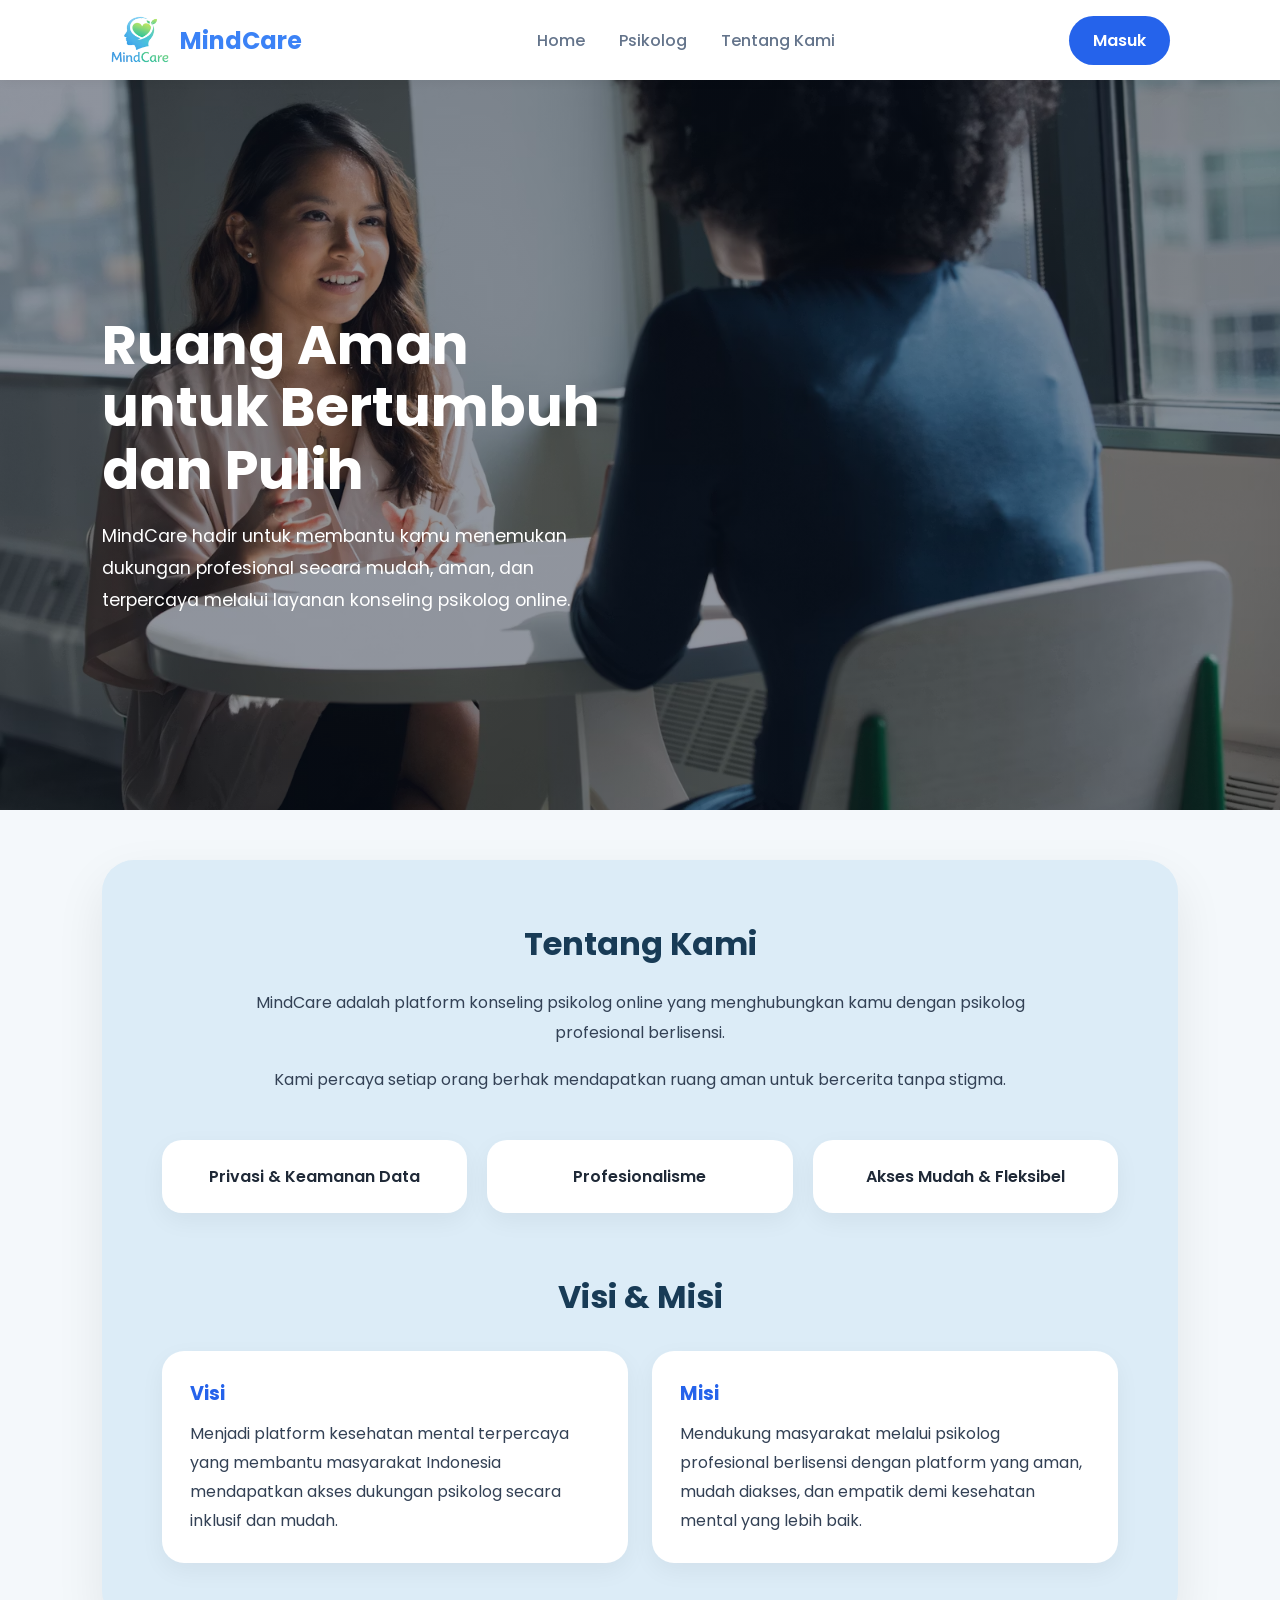
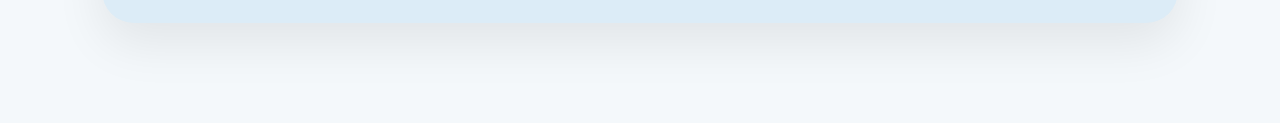
<file: auth/about.html>
<!DOCTYPE html>
<html lang="id">
<head>
  <meta charset="UTF-8" />
  <meta name="viewport" content="width=device-width, initial-scale=1.0" />
  <title>MindCare About</title>
  <link rel="stylesheet" href="../assets/css/auth/about.css">
  <link rel="preconnect" href="https://fonts.googleapis.com">
  <link rel="preconnect" href="https://fonts.gstatic.com" crossorigin>
  <link href="https://fonts.googleapis.com/css2?family=Poppins:wght@300;400;500;600;700&display=swap" rel="stylesheet">
</head>
<body>
  <section class="hero">
    <header class="navbar">
        <div class="container flex-header">
            <div class="logo">
                <img src="../assets/image/logo mindcare.png" alt="logo">
                <span>MindCare</span>
            </div>
            <nav class="nav-menu">
                <a href="../index.html">Home</a>
                <a href="../auth/Daftar Psikolog - Pembayaran.html">Psikolog</a>
                <a href="#layanan">Tentang Kami</a>
            </nav>
            <a href="../auth/Daftar atau Login.html" class="btn-primary">Masuk</a>
        </div>
    </header>


    <div class="hero-content">
      <h1>Ruang Aman untuk Bertumbuh dan Pulih</h1>
      <p>MindCare hadir untuk membantu kamu menemukan dukungan profesional secara mudah, aman, dan terpercaya melalui layanan konseling psikolog online.</p>
    </div>
  </section>

  <section class="about-wrapper" id="about">
    <div class="about-card">
      <h2 class="section-title">Tentang Kami</h2>
      <p class="section-text">MindCare adalah platform konseling psikolog online yang menghubungkan kamu dengan psikolog profesional berlisensi.</p>
      <p class="section-text">Kami percaya setiap orang berhak mendapatkan ruang aman untuk bercerita tanpa stigma.</p>

      <div class="features">
        <div class="feature-box">Privasi & Keamanan Data</div>

        <div class="feature-box">Profesionalisme</div>
        <div class="feature-box">Akses Mudah & Fleksibel</div>
      </div>

      <h2 class="section-title" id="vision">Visi & Misi</h2>
      <div class="vm-grid">
        <div class="vm-box">
          <h4>Visi</h4>
          <p>Menjadi platform kesehatan mental terpercaya yang membantu masyarakat Indonesia mendapatkan akses dukungan psikolog secara inklusif dan mudah.</p>
        </div>
        <div class="vm-box">
          <h4>Misi</h4>
          <p>Mendukung masyarakat melalui psikolog profesional berlisensi dengan platform yang aman, mudah diakses, dan empatik demi kesehatan mental yang lebih baik.</p>
        </div>
      </div>
    </div>
  </section>
</body>
</html>
</file>
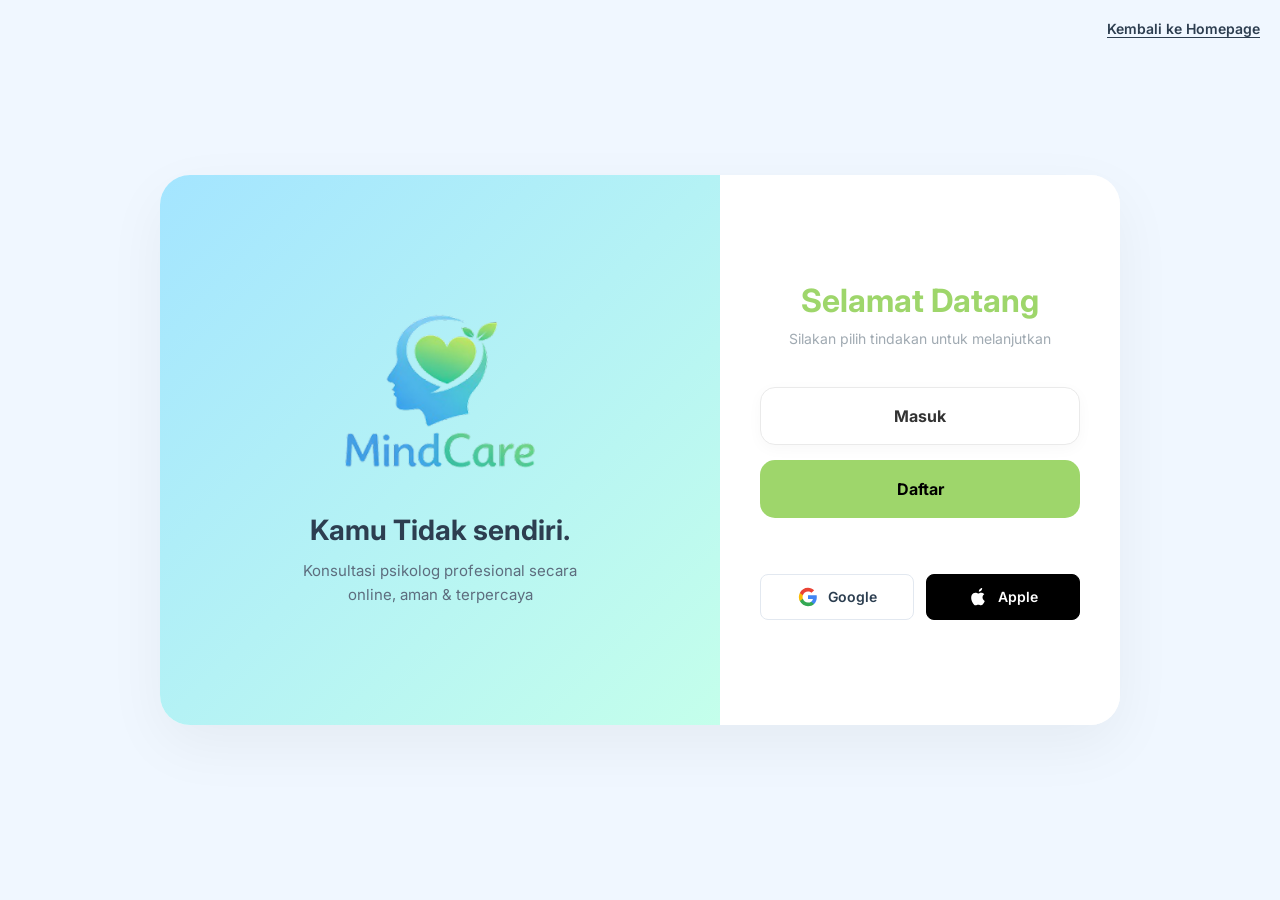
<file: auth/Daftar atau Login.html>
<!DOCTYPE html>
<html lang="id">
<head>
    <meta charset="UTF-8">
    <meta name="viewport" content="width=device-width, initial-scale=1.0">
    <title>MindCare - Selamat Datang</title>
    <link rel="stylesheet" href="../assets/css/auth/style.css">
    <link href="https://fonts.googleapis.com/css2?family=Inter:wght@400;600;700&display=swap" rel="stylesheet">
</head>
<body>
    <div class="desktop-wrapper">
        <a href="../index.html" class="back-link">Kembali ke Homepage</a> 
        <div class="main-card">
            
                <div class="brand-side">
                    <div class="logo-wrapper">
                        <img src="../assets/image/ChatGPT_Image_Feb_21__2026__02_49_09_PM-removebg-preview 1.png" alt="Logo MindCare" class="brand-logo">
                    </div>
                    <div class="brand-text">
                        <h2>Kamu Tidak sendiri.</h2>
                        <p>Konsultasi psikolog profesional secara online, aman & terpercaya</p>
                    </div>
                </div>

            <div class="action-side">
                <div class="content-right">
                    <h2 class="welcome-msg">Selamat Datang</h2>
                    <p class="instruction">Silakan pilih tindakan untuk melanjutkan</p>
                    
                    <div class="btn-group">
                        <a href="Login.html" class="btn btn-white">Masuk</a>
                        <a href="register.html" class="btn btn-ghost">Daftar</a>
                    </div>

                    <div class="social-login-divider">
                        <span>atau masuk dengan</span>
                    </div>

                    <div class="social-btn-group">
                        <button class="btn-social btn-google" onclick="alert('Fitur Login Google dalam tahap pengembangan simulasi')">
                            <svg viewBox="0 0 24 24" width="20" height="20" xmlns="http://www.w3.org/2000/svg">
                                <path d="M22.56 12.25c0-.78-.07-1.53-.2-2.25H12v4.26h5.92c-.26 1.37-1.04 2.53-2.21 3.31v2.77h3.57c2.08-1.92 3.28-4.74 3.28-8.09z" fill="#4285F4"/>
                                <path d="M12 23c2.97 0 5.46-.98 7.28-2.66l-3.57-2.77c-.98.66-2.23 1.06-3.71 1.06-2.86 0-5.29-1.93-6.16-4.53H2.18v2.84C3.99 20.53 7.7 23 12 23z" fill="#34A853"/>
                                <path d="M5.84 14.09c-.22-.66-.35-1.36-.35-2.09s.13-1.43.35-2.09V7.06H2.18C1.43 8.55 1 10.22 1 12s.43 3.45 1.18 4.94l2.85-2.22.81-.63z" fill="#FBBC05"/>
                                <path d="M12 5.38c1.62 0 3.06.56 4.21 1.64l3.15-3.15C17.45 2.09 14.97 1 12 1 7.7 1 3.99 3.47 2.18 7.06l3.66 2.84c.87-2.6 3.3-4.52 6.16-4.52z" fill="#EA4335"/>
                            </svg>
                            Google
                        </button>

                        <button class="btn-social btn-apple" onclick="alert('Fitur Login Apple dalam tahap pengembangan simulasi')">
                            <svg viewBox="0 0 24 24" width="20" height="20" xmlns="http://www.w3.org/2000/svg">
                                <path d="M18.71 19.5c-.83 1.24-1.71 2.45-3.05 2.47-1.34.03-1.77-.79-3.29-.79-1.53 0-2 .77-3.27.82-1.31.05-2.3-1.32-3.14-2.53C4.25 17 2.94 12.45 4.7 9.39c.87-1.52 2.43-2.48 4.12-2.51 1.28-.02 2.5.87 3.29.87.78 0 2.26-1.07 3.81-.91.65.03 2.47.26 3.64 1.98-.09.06-2.17 1.28-2.15 3.81.03 3.02 2.65 4.03 2.68 4.04-.03.07-.42 1.44-1.38 2.83M15.97 4.17c.66-.81 1.11-1.93.99-3.06-1 .04-2.21.67-2.93 1.49-.62.69-1.16 1.84-1.01 2.96 1.12.09 2.27-.58 2.95-1.39z" fill="#FFFFFF"/>
                            </svg>
                            Apple
                        </button>
                    </div>
                </div>
            </div>

        </div>
    </div>
</body>
</html>
</file>
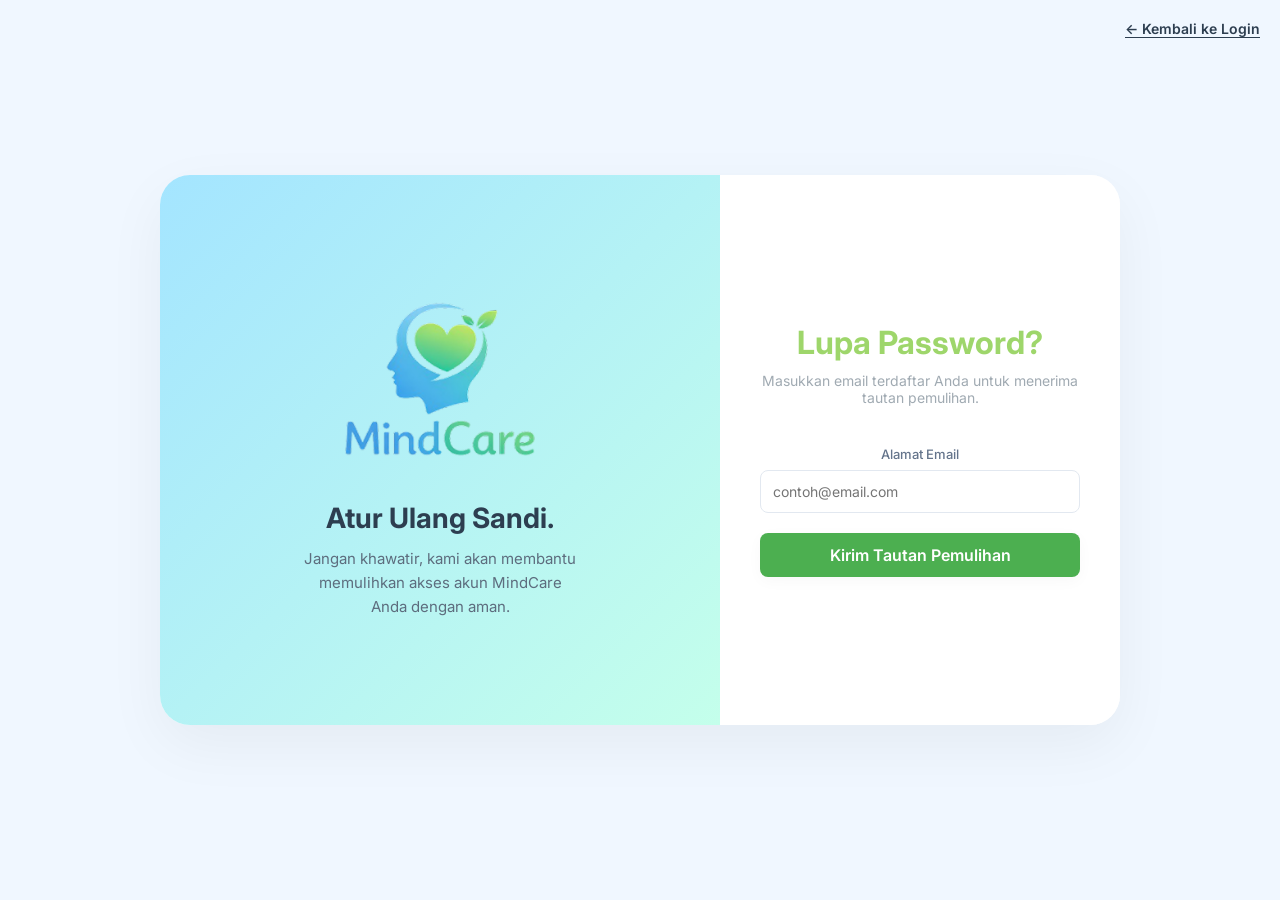
<file: auth/forgot-password.html>
<!DOCTYPE html>
<html lang="id">
<head>
    <meta charset="UTF-8">
    <meta name="viewport" content="width=device-width, initial-scale=1.0">
    <title>MindCare - Lupa Password</title>
    <link rel="stylesheet" href="../assets/css/auth/style.css">
    <link href="https://fonts.googleapis.com/css2?family=Inter:wght@400;600;700&display=swap" rel="stylesheet">
</head>
<body>
    <div class="desktop-wrapper">
        <a href="Login.html" class="back-link">← Kembali ke Login</a> 
        <div class="main-card">
            
            <div class="brand-side">
                <div class="logo-wrapper">
                    <img src="../assets/image/ChatGPT_Image_Feb_21__2026__02_49_09_PM-removebg-preview 1.png" alt="Logo MindCare" class="brand-logo" onerror="this.style.display='none'">
                </div>
                <div class="brand-text">
                    <h2>Atur Ulang Sandi.</h2>
                    <p>Jangan khawatir, kami akan membantu memulihkan akses akun MindCare Anda dengan aman.</p>
                </div>
            </div>

            <div class="action-side">
                <div class="content-right" id="forgotContainer">
                    <h2 class="welcome-msg">Lupa Password?</h2>
                    <p class="instruction">Masukkan email terdaftar Anda untuk menerima tautan pemulihan.</p>
                    
                    <form id="forgotForm" onsubmit="handleForgotPassword(event)">
                        <div class="form-group" style="margin-bottom: 20px;">
                            <label for="resetEmail" style="display: block; font-size: 13px; margin-bottom: 8px; color: #64748b; font-weight: 500;">Alamat Email</label>
                            <input type="email" id="resetEmail" required placeholder="contoh@email.com" 
                                   style="width: 100%; padding: 12px; border: 1px solid #e2e8f0; border-radius: 8px; font-size: 14px; outline: none; transition: border 0.2s;">
                        </div>

                        <button type="submit" class="btn btn-white" style="width: 100%; border: none; background: #4caf50; color: white; padding: 12px; border-radius: 8px; font-weight: 600; cursor: pointer;">
                            Kirim Tautan Pemulihan
                        </button>
                    </form>
                </div>
            </div>

        </div>
    </div>

    <script>
        function handleForgotPassword(event) {
            event.preventDefault();
            const email = document.getElementById('resetEmail').value;

            if (email) {
                // Menghapus form input dan menggantinya dengan template sukses/notifikasi
                const container = document.getElementById('forgotContainer');
                container.innerHTML = `
                    <div style="text-align: center; padding: 20px 0; animation: fadeIn 0.4s ease-out;">
                        <div style="font-size: 50px; margin-bottom: 15px;">✉️</div>
                        <h2 class="welcome-msg" style="font-size: 22px; color: #2c3e50;">Periksa Email Anda</h2>
                        <p class="instruction" style="margin-bottom: 25px; font-size: 14px; color: #64748b; line-height: 1.6;">
                            Kami telah mengirimkan instruksi beserta tautan perubahan password ke <strong style="color: #2d4f54;">${email}</strong>.
                        </p>
                        <a href="Login.html" class="btn btn-white" style="display: inline-block; text-decoration: none; background: #4caf50; color: white; padding: 10px 24px; border-radius: 8px; font-weight: 600; font-size: 14px;">
                            Kembali ke Login
                        </a>
                    </div>
                `;
            }
        }
    </script>
</body>
</html>
</file>
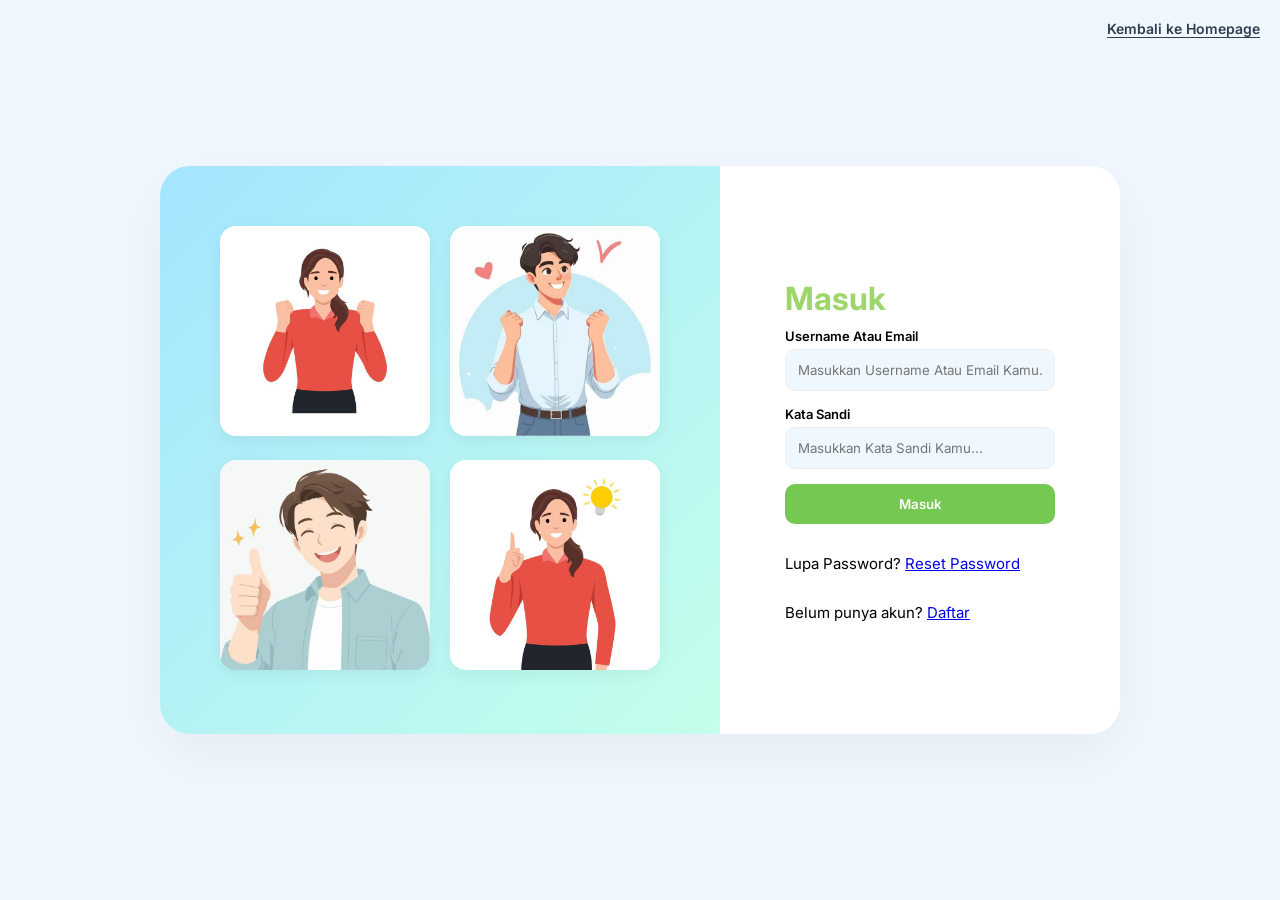
<file: auth/Login.html>
<!DOCTYPE html>
<html lang="id">
<head>
    <meta charset="UTF-8">
    <meta name="viewport" content="width=device-width, initial-scale=1.0">
    <title>MindCare - Masuk</title>
    <link rel="stylesheet" href="../assets/css/auth/Login.css">
    <link href="https://fonts.googleapis.com/css2?family=Inter:wght@400;600;700&display=swap" rel="stylesheet">
</head>
<body>
    <div class="desktop-wrapper">
        <a href="../index.html" class="back-link">Kembali ke Homepage</a> 
        <div class="main-card">

            <div class="brand-side">
                
                <div class="illustration-grid">
                    <div class="illus-item">
                        <img src="../assets/image/Gambar konseling 4.PNG" alt="Gitaris">
                    </div>
                    <div class="illus-item">
                        <img src="../assets/image/Arifinzainal1728 Author Portfolio _ Freepik.jpg" alt="Menyapa">
                    </div>
                    <div class="illus-item">
                        <img src="../assets/image/Gambar konseling 3.jpg" alt="Pelajar">
                    </div>
                    <div class="illus-item">
                        <img src="../assets/image/contento negocio mujer señalando mano arriba y brillante ligero bulbo apareciendo en el pensamiento burbuja_ idea y innovación concepto.jpg" alt="Pelukis">
                    </div>
                </div>
            </div>

            <div class="action-side">
                <div class="form-wrapper">
                    <h2 class="welcome-msg">Masuk</h2>

                    <form>
                        <div class="input-group">
                            <label for="name">Username Atau Email</label>
                            <input type="text" id="name" placeholder="Masukkan Username Atau Email Kamu...">
                        </div>
                        
                        <div class="input-group">
                            <label for="password">Kata Sandi</label>
                            <input type="password" id="password" placeholder="Masukkan Kata Sandi Kamu...">
                        </div>

                        <button class="btn-submit">
                            <a class="btn-submit" style="text-decoration: none;" href="../index.html">Masuk</a>
                        </button>

                    </form>
                    
                    <p class="footer-text">Lupa Password? <a href="forgot-password.html">Reset Password</a></p>
                    <p class="footer-text">Belum punya akun? <a href="register.html">Daftar</a></p>
                </div>
            </div>
        </div>
    </div>
</body>
</html>
</file>
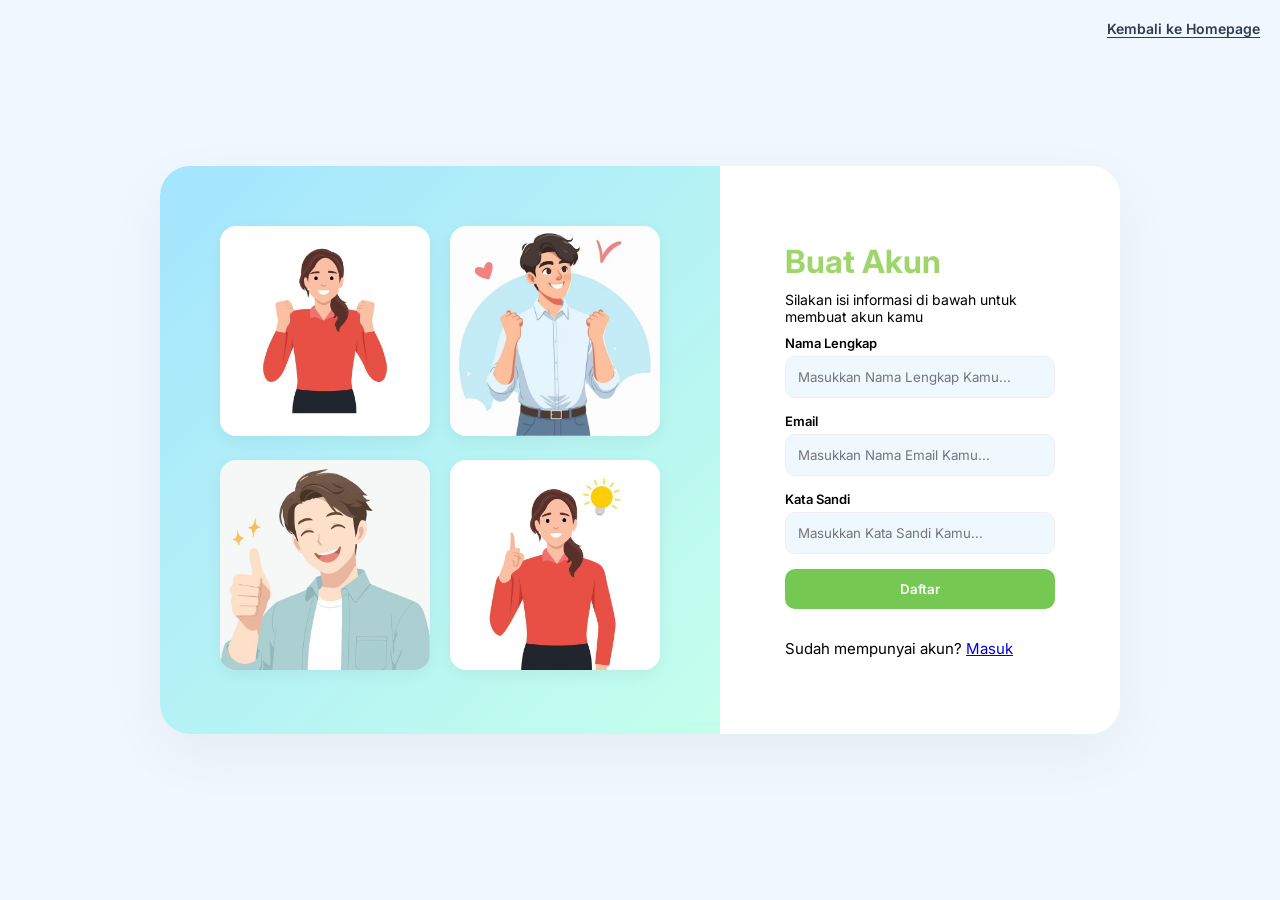
<file: auth/register.html>
<!DOCTYPE html>
<html lang="id">
<head>
    <meta charset="UTF-8">
    <meta name="viewport" content="width=device-width, initial-scale=1.0">
    <title>MindCare - Buat Akun</title>
    <link rel="stylesheet" href="../assets/css/auth/register.css">
    <link href="https://fonts.googleapis.com/css2?family=Inter:wght@400;600;700&display=swap" rel="stylesheet">
</head>
<body>
    <div class="desktop-wrapper">
        <a href="../index.html" class="back-link">Kembali ke Homepage</a> 
        <div class="main-card">

            <div class="brand-side">
                
                <div class="illustration-grid">
                    <div class="illus-item">
                        <img src="../assets/image/Gambar konseling 4.PNG" alt="Gitaris">
                    </div>
                    <div class="illus-item">
                        <img src="../assets/image/Arifinzainal1728 Author Portfolio _ Freepik.jpg" alt="Menyapa">
                    </div>
                    <div class="illus-item">
                        <img src="../assets/image/Gambar konseling 3.jpg" alt="Pelajar">
                    </div>
                    <div class="illus-item">
                        <img src="../assets/image/contento negocio mujer señalando mano arriba y brillante ligero bulbo apareciendo en el pensamiento burbuja_ idea y innovación concepto.jpg" alt="Pelukis">
                    </div>
                </div>
            </div>

            <div class="action-side">
                <div class="form-wrapper">
                    <h2 class="welcome-msg">Buat Akun</h2>
                    <p class="subtitle">Silakan isi informasi di bawah untuk membuat akun kamu</p>

                    <form>
                        <div class="input-group">
                            <label for="name">Nama Lengkap</label>
                            <input type="text" id="name" placeholder="Masukkan Nama Lengkap Kamu...">
                        </div>

                        <div class="input-group">
                            <label for="email">Email</label>
                            <input type="email" id="email" placeholder="Masukkan Nama Email Kamu...">
                        </div>

                        <div class="input-group">
                            <label for="password">Kata Sandi</label>
                            <input type="password" id="password" placeholder="Masukkan Kata Sandi Kamu...">
                        </div>

                        <button class="btn-submit"><a class="btn-submit" style="text-decoration: none;" href="Login.html">Daftar</a></button>
                    </form>

                    <p class="footer-text">Sudah mempunyai akun? <a href="Login.html">Masuk</a></p>
                </div>
            </div>
        </div>
    </div>
</body>
</html>
</file>
<file: assets/css/auth/about.css>
*{
    margin:0;padding:0;box-sizing:border-box;font-family:'Poppins',sans-serif;scroll-behavior:smooth
}

body{
    background:#f4f8fb;color:#1f2937;overflow-x:hidden
}

.hero{
  min-height:90vh;
  background:linear-gradient(rgba(10,20,40,.45),rgba(10,20,40,.45)), url(/assets/image/About\ gambar.avif) center/cover;
  position:relative;
  display:flex;
  flex-direction:column;
}

/* Navbar */
.navbar {
background: white;
height: 80px;
display: flex;
align-items: center;
box-shadow: 0 2px 10px rgba(0,0,0,0.05);
position: sticky;
top: 0;
z-index: 100;
}

.flex-header {
  display: flex;
  justify-content: space-between;
  align-items: center;
  width: 100%;
}

.logo {
  display: flex;
  align-items: center;
  gap: 10px;
  font-weight: bold;
  font-size: 1.5rem;
  color: #3B82F6;
}

.logo img{
  width: 60px;
  height: auto;
  max-height: 100%;
}

.nav-menu a {
  text-decoration: none;
  color: #64748b;
  margin: 0 15px;
  font-weight: 500;
  transition: 0.3s;
}

.nav-menu a:hover {
  color: var(--primary-blue);
}

.container {
  max-width: 1100px;
  margin: 0 auto;
  padding: 0 20px;
}

.btn-primary {
  background-color: #2563EB;
  color: #fff;
  padding: 12px 24px;
  border-radius: 50px;
  text-decoration: none;
  font-weight: 600;
  display: inline-block;
  transition: 0.3s;
  border: none;
  cursor: pointer;
}

.btn-primary:hover {
  background-color: #2563EB;
  transform: translateY(-2px);
}

.hero-content{
  flex:1;
  display:flex;
  flex-direction:column;
  justify-content:center;
  padding:120px 8% 80px;
  max-width:720px;
  color:#fff;
}

.hero-content h1{font-size:3.4rem;line-height:1.15;margin-bottom:20px}
.hero-content p{font-size:1.1rem;line-height:1.8;max-width:620px}

.about-wrapper{
  padding:80px 8% 100px;
  margin-top:-80px;
  position:relative;
  z-index:5;
}

.about-card{
  background:#dcecf7;
  border-radius:32px;
  padding:60px;
  box-shadow:0 20px 50px rgba(0,0,0,.08);
  margin-top: 50px;
}

.section-title{
  text-align:center;
  font-size:2rem;
  font-weight:700;
  color:#183b56;
  margin-bottom:20px;
}

.section-text{
  text-align:center;
  max-width:850px;
  margin:0 auto 16px;
  line-height:1.9;
  color:#334155;
}

.features{
  display:grid;
  grid-template-columns:repeat(3,1fr);
  gap:20px;
  margin:45px 0 60px;
}

.feature-box{
  background:#fff;
  padding:24px;
  border-radius:20px;
  text-align:center;
  font-weight:600;
  box-shadow:0 8px 24px rgba(0,0,0,.05);
}

.vm-grid{
  display:grid;
  grid-template-columns:1fr 1fr;
  gap:24px;
  margin-top:30px;
}

.vm-box{
  background:#fff;
  padding:28px;
  border-radius:22px;
  box-shadow:0 8px 24px rgba(0,0,0,.05);
}

.vm-box h4{
  color:#2563eb;
  font-size:1.2rem;
  margin-bottom:12px;
}

.vm-box p{line-height:1.8;color:#334155}

@media(max-width:992px){
  .hero-content h1{font-size:2.5rem}
  .features,.vm-grid{grid-template-columns:1fr}
  .about-card{padding:35px}
}

@media(max-width:600px){
  nav{display:none}
  .hero-content h1{font-size:2rem}
  .hero-content p{font-size:1rem}
  .about-wrapper{padding:50px 5% 80px}
}
</file>
<file: assets/css/auth/style.css>
* {
    margin: 0;
    padding: 0;
    box-sizing: border-box;
    font-family: 'Inter', sans-serif;
}

body {
    background-color: #f0f7ff;
    display: flex;
    justify-content: center;
    align-items: center;
    min-height: 100vh;
}

.desktop-wrapper {
    width: 100%;
    max-width: 1000px;
    padding: 20px;
}

.back-link {
    position: absolute;
    top: 20px;
    right: 20px;
    font-size: 14px;
    font-weight: 600;
    color: #2D3E50;
    text-decoration: none;
    border-bottom: 1px solid #2D3E50;
}

.main-card {
    display: flex;
    background: white;
    border-radius: 30px;
    overflow: hidden;
    box-shadow: 0 20px 60px rgba(0, 0, 0, 0.05);
    min-height: 550px;
}

/* --- Sisi Kiri (Gradient) --- */
.brand-side {
    flex: 1.1;
    background: linear-gradient(135deg, #A4E5FF 0%, #C4FFEB 100%);
    display: flex;
    flex-direction: column;
    justify-content: center;
    align-items: center;
    padding: 60px;
    text-align: center;
}

.logo-wrapper {
    width: 200px;   /* Sesuaikan dengan keinginanmu */
    height: 200px;
    display: flex;
    align-items: center;
    justify-content: center;
    margin-bottom: 20px; /* Jarak ke tulisan MindCare */
}

.brand-logo {
    width: 100%;     /* Gambar akan mengikuti lebar wrapper */
    height: auto;    /* Menjaga proporsi gambar agar tidak gepeng */
    display: block;
    object-fit: contain; /* Memastikan gambar terlihat utuh di dalam box */
}

.brand-text h2 {
    font-size: 28px;
    color: #2D3E50;
    margin-bottom: 12px;
}

.brand-text p {
    font-size: 15px;
    color: #5D6D7E;
    line-height: 1.6;
    max-width: 280px;
}

/* --- Sisi Kanan (Putih) --- */
.action-side {
    flex: 1;
    display: flex;
    justify-content: center;
    align-items: center;
    background: #ffffff;
}

.content-right {
    width: 100%;
    max-width: 320px;
    text-align: center;
}

.welcome-msg {
    color: #9ED66B;
    font-size: 32px;
    font-weight: 700;
    margin-bottom: 10px;
}

.instruction {
    font-size: 14px;
    color: #A0AAB2;
    margin-bottom: 40px;
}

/* --- Tombol --- */
.btn-group {
    display: flex;
    flex-direction: column;
    gap: 15px;
}

.btn {
    display: block;
    width: 100%;
    padding: 18px;
    border-radius: 15px;
    font-size: 16px;
    font-weight: 700;
    text-decoration: none;
    transition: all 0.3s ease;
}

.btn-white {
    background: #ffffff;
    color: #333;
    border: 1px solid #EAEAEA;
    box-shadow: 0 4px 15px rgba(0,0,0,0.03);
}

.btn-white:hover {
    background: #b2b2b2;
    transform: translateY(-2px);
}

.btn-ghost {
    background: #9ED66B;
    color: #000000;
    border: 1px solid transparent;
}

.btn-ghost:hover {
    background: #EDF1F4;
    transform: translateY(-2px);
}

/* ==========================================================================
   STYLING TAMBAHAN UNTUK LOGIN GOOGLE & APPLE
   ========================================================================== */

/* Pembatas Garis Tengah (Or Divider) */
.social-login-divider {
    display: flex;
    align-items: center;
    text-align: center;
    margin: 25px 0 15px 0;
    color: rgba(255, 255, 255, 0.6); /* Menyesuaikan jika background bertema gelap */
    font-size: 13px;
}

/* Jika background area teks kanan Anda putih, ubah warna teks di atas menjadi abu-abu:
.action-side .social-login-divider { color: #888888; } 
*/

.social-login-divider::before,
.social-login-divider::after {
    content: '';
    flex: 1;
    border-bottom: 1px solid rgba(255, 255, 255, 0.2);
}

.social-login-divider:not(:empty)::before {
    margin-right: .75em;
}

.social-login-divider:not(:empty)::after {
    margin-left: .75em;
}

/* Grup Tombol Sosial */
.social-btn-group {
    display: flex;
    gap: 12px;
    width: 100%;
    margin-top: 10px;
}

.btn-social {
    flex: 1;
    display: flex;
    align-items: center;
    justify-content: center;
    gap: 10px;
    padding: 12px;
    border-radius: 8px;
    font-size: 14px;
    font-weight: 600;
    cursor: pointer;
    transition: all 0.2s ease;
}

/* Kustomisasi Spesifik Tombol Google */
.btn-google {
    background-color: #ffffff;
    color: #2c3e50;
    border: 1px solid #e2e8f0;
}

.btn-google:hover {
    background-color: #f8fafc;
    box-shadow: 0 4px 12px rgba(0, 0, 0, 0.08);
    transform: translateY(-1px);
}

/* Kustomisasi Spesifik Tombol Apple */
.btn-apple {
    background-color: #000000;
    color: #ffffff;
    border: 1px solid #000000;
}

.btn-apple:hover {
    background-color: #1a1a1a;
    box-shadow: 0 4px 12px rgba(0, 0, 0, 0.15);
    transform: translateY(-1px);
}

/* Penataan Responsif untuk Layar Kecil / HP */
@media (max-width: 480px) {
    .social-btn-group {
        flex-direction: column;
        gap: 10px;
    }
}

/* Efek fokus pada input email lupa password */
#resetEmail:focus {
    border-color: #4caf50 !important;
    box-shadow: 0 0 0 3px rgba(129, 199, 132, 0.2);
}

/* Animasi muncul halus untuk card sukses */
@keyframes fadeIn {
    from { opacity: 0; transform: translateY(8px); }
    to { opacity: 1; transform: translateY(0); }
}
</file>
<file: assets/css/auth/Login.css>
* {
    margin: 0;
    padding: 0;
    box-sizing: border-box;
    font-family: 'Inter', sans-serif;
}

body {
    background-color: #f0f7ff;
    display: flex;
    justify-content: center;
    align-items: center;
    min-height: 100vh;
}

.desktop-wrapper {
    width: 100%;
    max-width: 1000px;
    padding: 20px;
}

.main-card {
    display: flex;
    background: white;
    border-radius: 30px;
    overflow: hidden;
    box-shadow: 0 20px 60px rgba(0, 0, 0, 0.05);
    min-height: 550px;
}

.back-link {
    position: absolute;
    top: 20px;
    right: 20px;
    font-size: 14px;
    font-weight: 600;
    color: #2D3E50;
    text-decoration: none;
    border-bottom: 1px solid #2D3E50;
}

/* --- Sisi Kiri (Gradient) --- */
.brand-side {
    flex: 1.1;
    background: linear-gradient(135deg, #A4E5FF 0%, #C4FFEB 100%);
    display: flex;
    flex-direction: column;
    justify-content: center;
    align-items: center;
    padding: 60px;
    text-align: center;
}

/* --- Grid Gambar --- */
.illustration-grid {
    display: grid;
    grid-template-columns: 1fr 1fr;
    gap: 20px;
    width: 100%;
    max-width: 500px;
}

.illus-item img {
    width: 100%;
    height: auto;
    border-radius: 16px;
    object-fit: cover;
    box-shadow: 0 5px 15px rgba(0,0,0,0.05);
}

/* --- Sisi Kanan (Putih) --- */
.action-side {
    flex: 1;
    display: flex;
    justify-content: center;
    align-items: center;
    background: #ffffff;
}



/* Fokus pada Form Pendaftaran */
.form-wrapper {
    width: 100%;
    max-width: 350px;
    padding: 40px;
}

.welcome-msg {
    color: #9ED66B; /* Hijau sesuai gambar */
    font-size: 32px;
    font-weight: 700;
    margin-bottom: 10px;
}

.input-group {
    margin-bottom: 15px;
    text-align: left;
}

.input-group label {
    display: block;
    font-size: 13px;
    font-weight: 600;
    margin-bottom: 5px;
}

.input-group input {
    width: 100%;
    padding: 12px;
    border-radius: 10px;
    border: 1px solid #eee;
    background: #F0F8FF;
}

.btn-submit {
    width: 100%;
    padding: 12px;
    background-color: #75c852;
    border: none;
    border-radius: 10px;
    color: white;
    font-weight: 600;
    cursor: pointer;
    transition: background-color 0.3s ease;
}

.footer-text {
    font-size: 15px;
    color: #000000;
    margin-top: 30px;
}

.forgot-password-link-wrapper {
    display: block;
    width: 100%;
    text-align: center;      /* Membuat posisi teks berada tepat di tengah bawah tombol */
    margin-top: 15px;        /* Memberikan jarak renggang yang pas dari tombol Masuk di atasnya */
    margin-bottom: 5px;      /* Jarak tipis sebelum teks footer pendaftaran */
    clear: both;
}

.forgot-password-link-wrapper a {
    color: #4caf50;          /* Warna hijau identitas MindCare */
    font-size: 13px;
    text-decoration: none;
    font-weight: 500;
    font-family: 'Inter', sans-serif;
    display: inline-block;
    transition: all 0.2s ease-in-out;
}

/* Efek interaktif saat kursor diarahkan ke teks */
.forgot-password-link-wrapper a:hover {
    color: #388e3c;          /* Hijau berubah sedikit lebih gelap */
    transform: translateY(-1px); /* Efek terangkat halus */
    text-decoration: underline;  /* Muncul garis bawah penanda link aktif */
}
</file>
<file: assets/css/auth/register.css>
* {
    margin: 0;
    padding: 0;
    box-sizing: border-box;
    font-family: 'Inter', sans-serif;
}

body {
    background-color: #f0f7ff;
    display: flex;
    justify-content: center;
    align-items: center;
    min-height: 100vh;
}

.desktop-wrapper {
    width: 100%;
    max-width: 1000px;
    padding: 20px;
}

.main-card {
    display: flex;
    background: white;
    border-radius: 30px;
    overflow: hidden;
    box-shadow: 0 20px 60px rgba(0, 0, 0, 0.05);
    min-height: 550px;
}

.back-link {
    position: absolute;
    top: 20px;
    right: 20px;
    font-size: 14px;
    font-weight: 600;
    color: #2D3E50;
    text-decoration: none;
    border-bottom: 1px solid #2D3E50;
}

/* --- Sisi Kiri (Gradient) --- */
.brand-side {
    flex: 1.1;
    background: linear-gradient(135deg, #A4E5FF 0%, #C4FFEB 100%);
    display: flex;
    flex-direction: column;
    justify-content: center;
    align-items: center;
    padding: 60px;
    text-align: center;
}

/* --- Grid Gambar --- */
.illustration-grid {
    display: grid;
    grid-template-columns: 1fr 1fr;
    gap: 20px;
    width: 100%;
    max-width: 500px;
}

.illus-item img {
    width: 100%;
    height: auto;
    border-radius: 16px;
    object-fit: cover;
    box-shadow: 0 5px 15px rgba(0,0,0,0.05);
}

/* --- Sisi Kanan (Putih) --- */
.action-side {
    flex: 1;
    display: flex;
    justify-content: center;
    align-items: center;
    background: #ffffff;
}



/* Fokus pada Form Pendaftaran */
.form-wrapper {
    width: 100%;
    max-width: 350px;
    padding: 40px;
}

.welcome-msg {
    color: #9ED66B; /* Hijau sesuai gambar */
    font-size: 32px;
    font-weight: 700;
    margin-bottom: 10px;
}

.subtitle {
    font-size: 14px;
    color: #000000;
    margin-top: 10px;
    margin-bottom: 10px;
}

.input-group {
    margin-bottom: 15px;
    text-align: left;
}

.input-group label {
    display: block;
    font-size: 13px;
    font-weight: 600;
    margin-bottom: 5px;
}

.input-group input {
    width: 100%;
    padding: 12px;
    border-radius: 10px;
    border: 1px solid #eee;
    background: #F0F8FF;
}

.btn-submit {
    width: 100%;
    padding: 12px;
    background-color: #75c852;
    border: none;
    border-radius: 10px;
    color: white;
    font-weight: 600;
    cursor: pointer;
    transition: background-color 0.3s ease;
}

.footer-text {
    font-size: 15px;
    color: #000000;
    margin-top: 30px;
}
</file>
